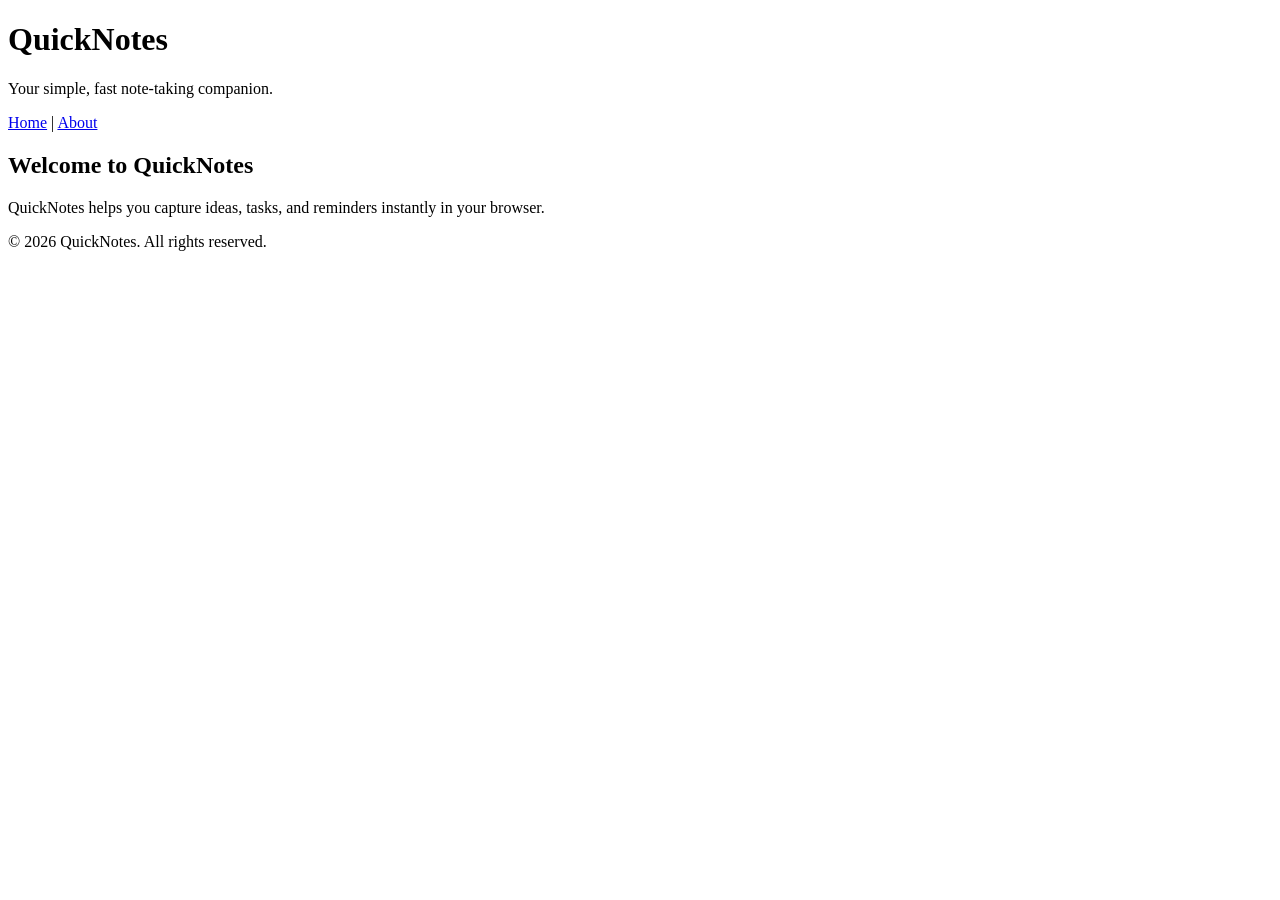
<file: index.html>
<!DOCTYPE html>
<html lang="en">
<head>
  <meta charset="UTF-8">
  <meta name="viewport" content="width=device-width, initial-scale=1.0">
  <title>QuickNotes - Home</title>
</head>
<body>

  <header>
    <h1>QuickNotes</h1>
    <p>Your simple, fast note-taking companion.</p>
    <nav>
      <a href="index.html">Home</a> |
      <a href="about.html">About</a>
    </nav>
  </header>

  <main>
    <h2>Welcome to QuickNotes</h2>
    <p>QuickNotes helps you capture ideas, tasks, and reminders instantly in your browser.</p>
  </main>

  <footer>
    <p>&copy; 2026 QuickNotes. All rights reserved.</p>
  </footer>

</body>
</html>
</file>
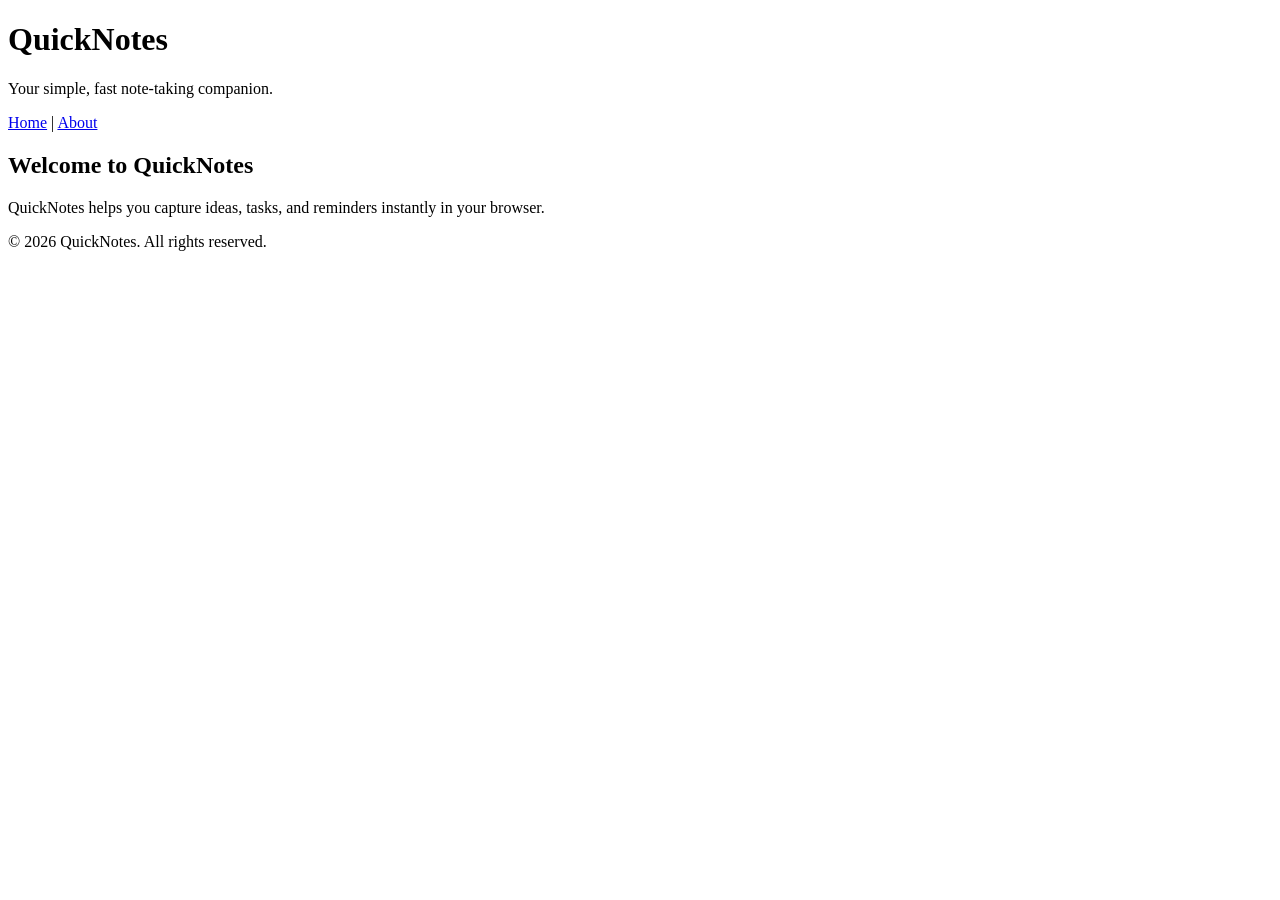
<file: day1/index.html>
<!DOCTYPE html>
<html lang="en">
<head>
  <meta charset="UTF-8">
  <meta name="viewport" content="width=device-width, initial-scale=1.0">
  <title>QuickNotes - Home</title>
</head>
<body>

  <header>
    <h1>QuickNotes</h1>
    <p>Your simple, fast note-taking companion.</p>
    <nav>
      <a href="index.html">Home</a> |
      <a href="about.html">About</a>
    </nav>
  </header>

  <main>
    <h2>Welcome to QuickNotes</h2>
    <p>QuickNotes helps you capture ideas, tasks, and reminders instantly in your browser.</p>
  </main>

  <footer>
    <p>&copy; 2026 QuickNotes. All rights reserved.</p>
  </footer>

</body>
</html>
</file>
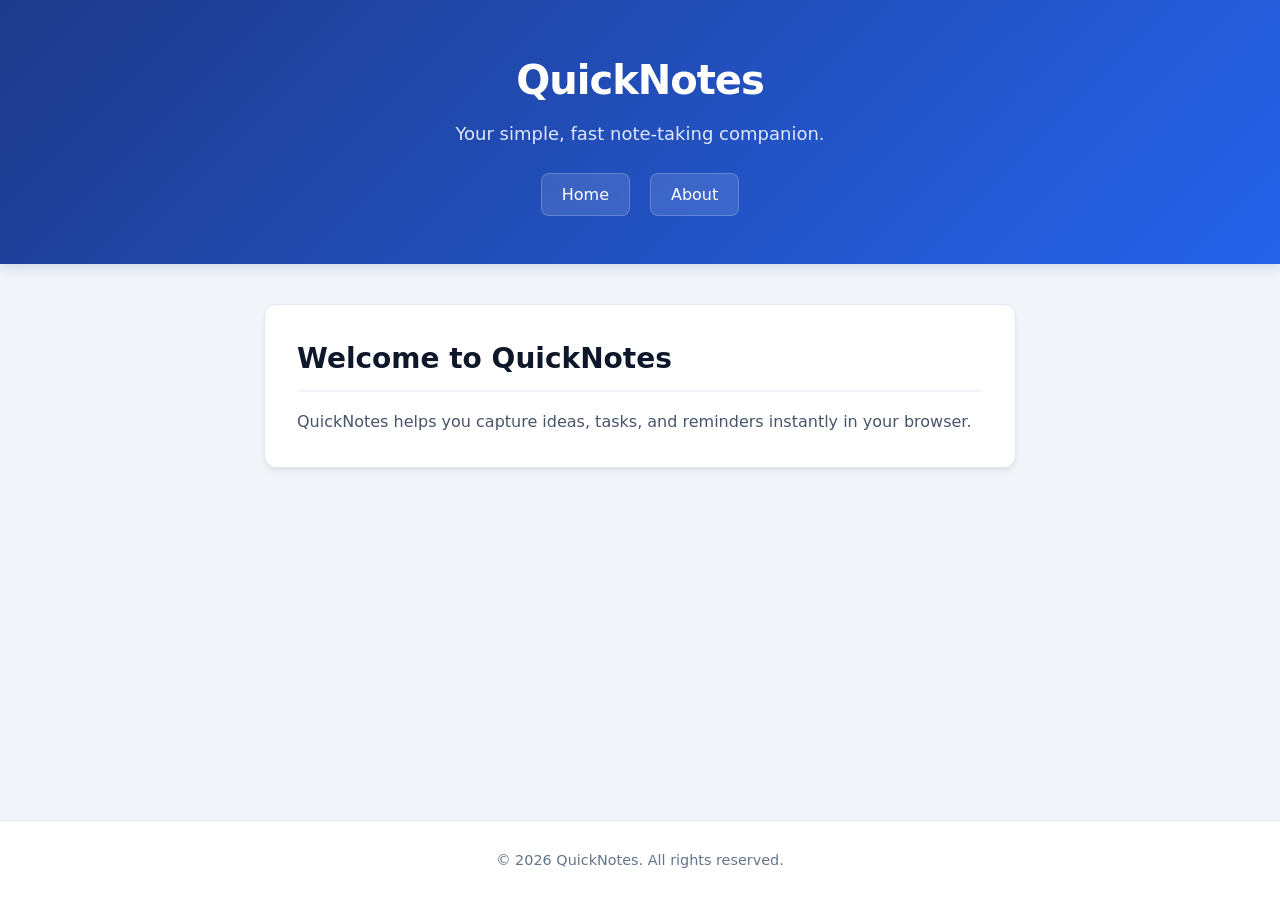
<file: day2/index.html>
<!DOCTYPE html>
<html lang="en">
<head>
  <meta charset="UTF-8">
  <meta name="viewport" content="width=device-width, initial-scale=1.0">
  <title>QuickNotes - Home</title>
  <link rel="stylesheet" href="style.css">
</head>
<body>

  <header>
    <h1>QuickNotes</h1>
    <p>Your simple, fast note-taking companion.</p>
    <nav>
      <a href="index.html">Home</a>
      <a href="about.html">About</a>
    </nav>
  </header>

  <main>
    <section>
      <h2>Welcome to QuickNotes</h2>
      <p>QuickNotes helps you capture ideas, tasks, and reminders instantly in your browser.</p>
    </section>
  </main>

  <footer>
    <p>&copy; 2026 QuickNotes. All rights reserved.</p>
  </footer>

</body>
</html>
</file>
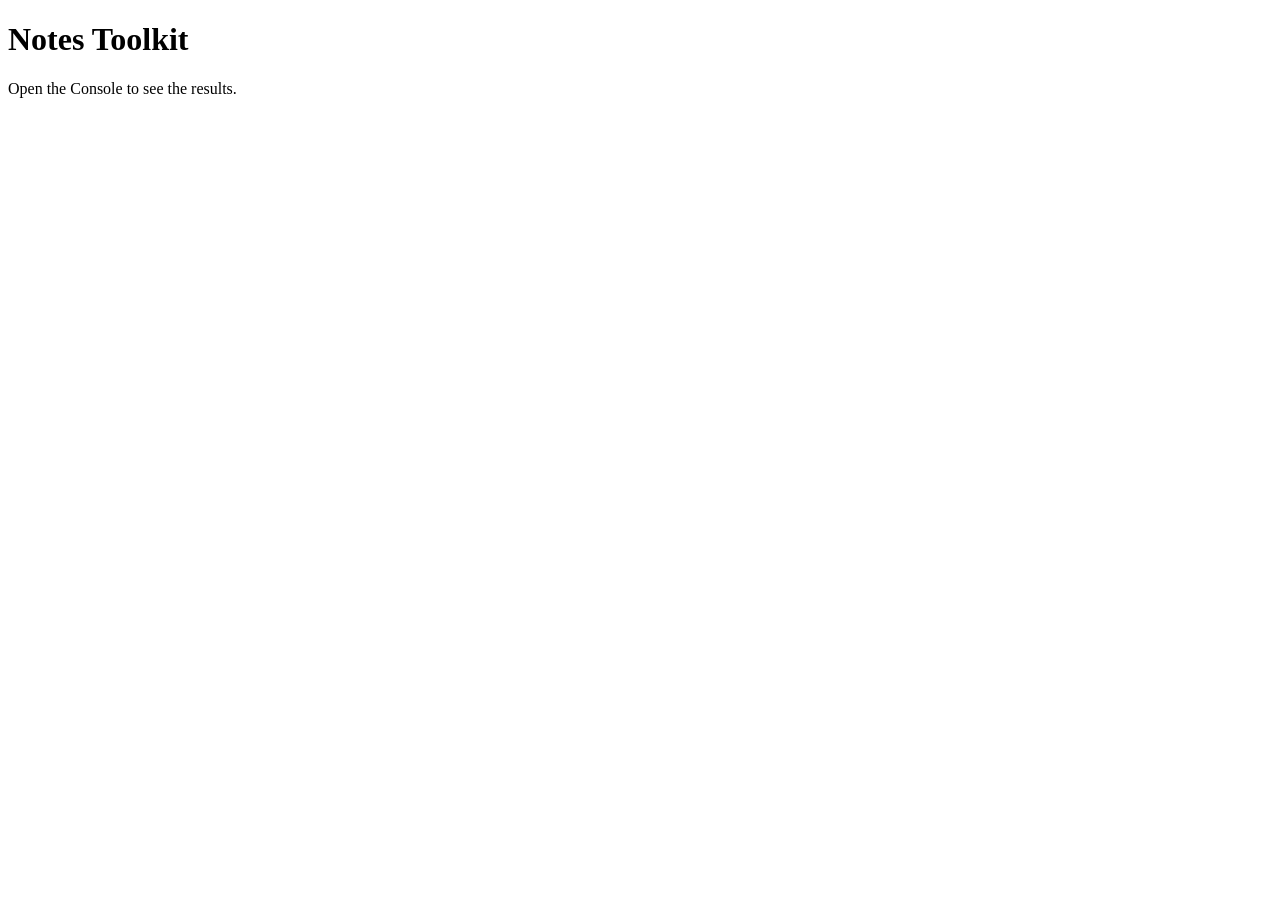
<file: day3/index.html>
<!DOCTYPE html>
<html lang="en">
<head>
  <meta charset="UTF-8">
  <meta name="viewport" content="width=device-width, initial-scale=1.0">
  <title>Notes Toolkit</title>
  <script src="script.js" defer></script>
</head>
<body>
  <h1>Notes Toolkit</h1>
  <p>Open the Console to see the results.</p>
</body>
</html>
</file>
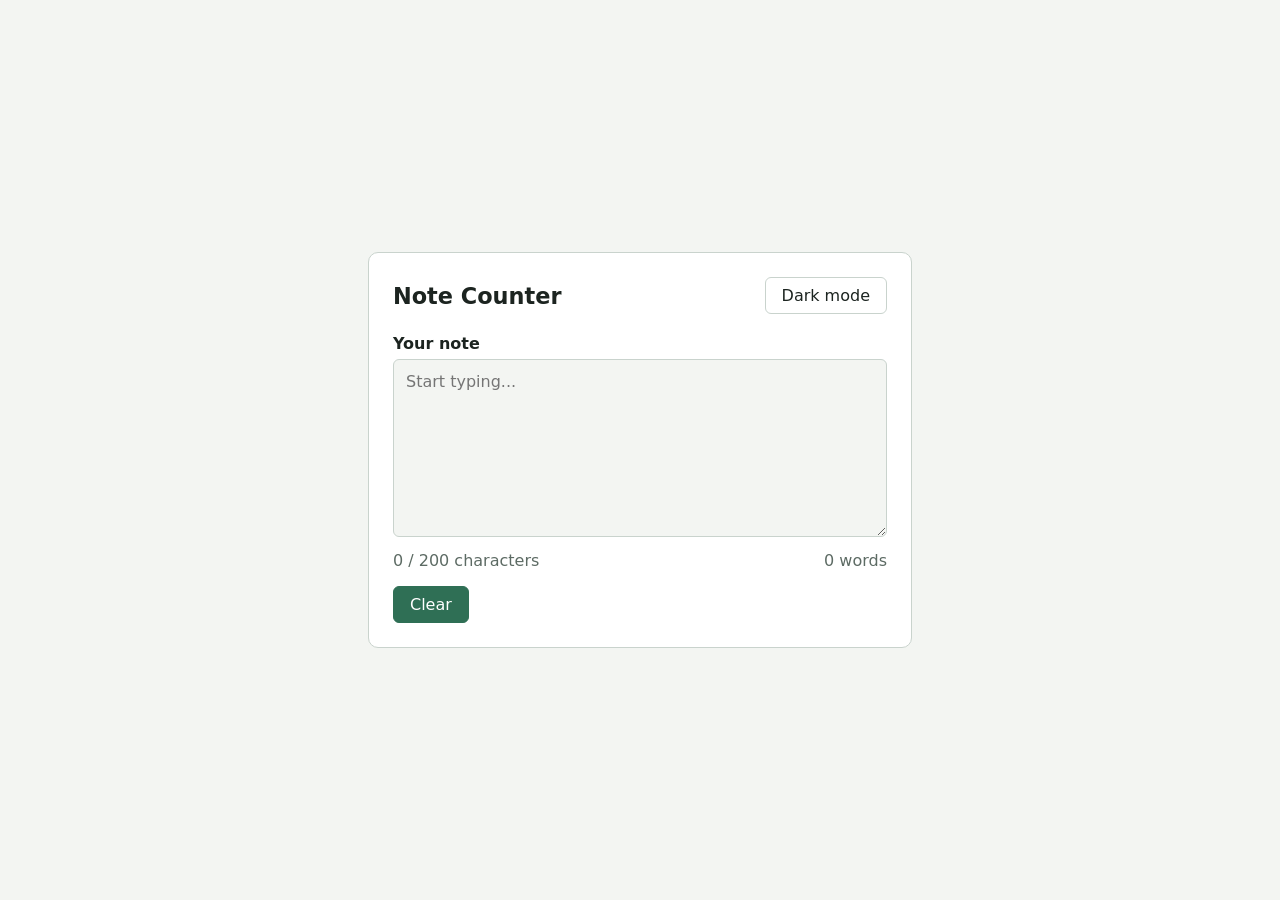
<file: day4/index.html>
<!DOCTYPE html>
<html lang="en">
<head>
  <meta charset="UTF-8">
  <meta name="viewport" content="width=device-width, initial-scale=1">
  <title>Note Counter</title>
  <link rel="stylesheet" href="style.css">
  <script src="script.js" defer></script>
</head>
<body>
  <main class="card">
    <header class="top">
      <h1>Note Counter</h1>
      <button id="theme-toggle" type="button">Dark mode</button>
    </header>

    <label for="note-text">Your note</label>
    <textarea id="note-text" rows="8" placeholder="Start typing..."></textarea>

    <div class="stats">
      <p id="char-count">0 / 200 characters</p>
      <p id="word-count">0 words</p>
    </div>

    <button id="clear-btn" type="button">Clear</button>
  </main>
</body>
</html>
</file>
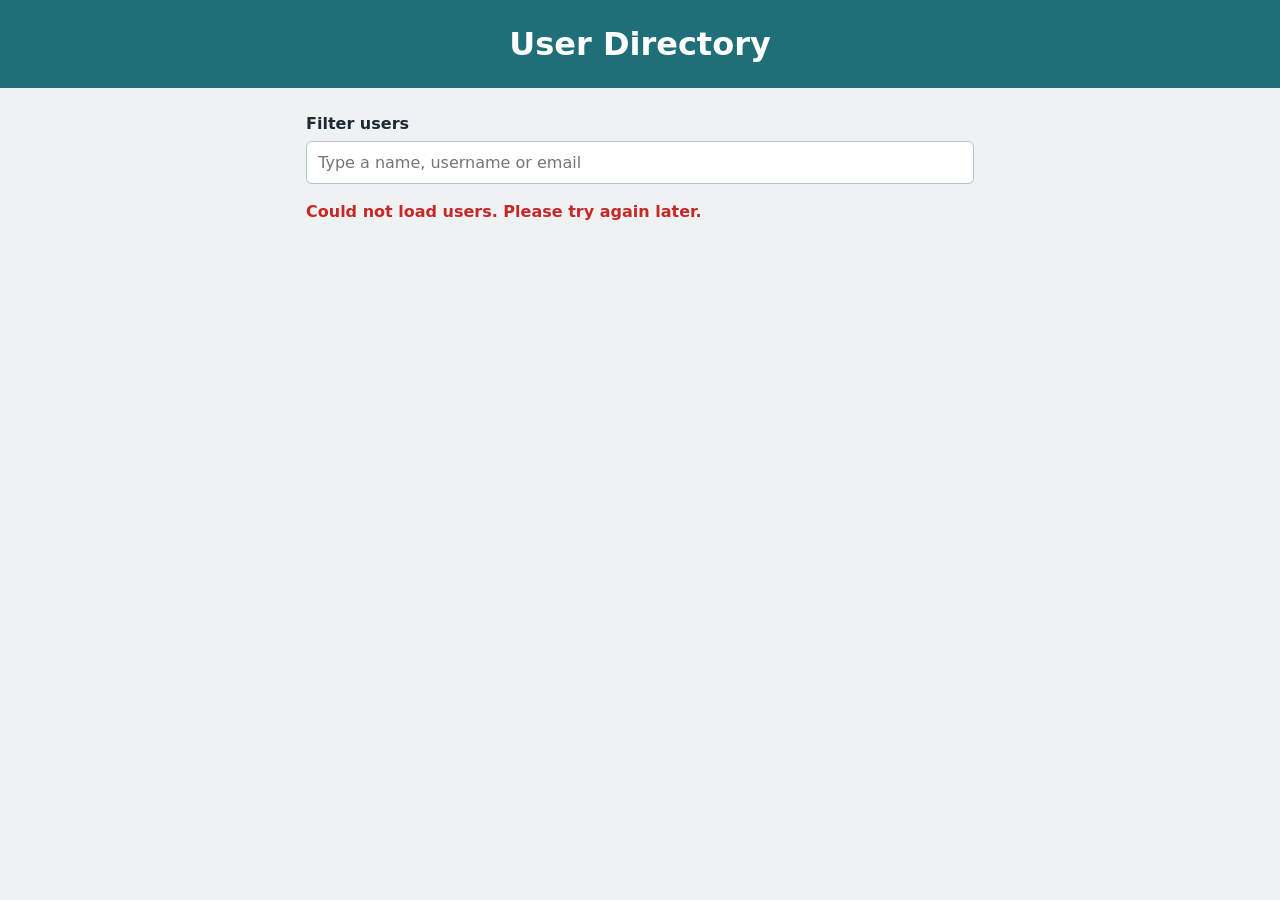
<file: day5/index.html>
<!DOCTYPE html>
<html lang="en">
<head>
  <meta charset="UTF-8">
  <meta name="viewport" content="width=device-width, initial-scale=1">
  <title>User Directory</title>
  <link rel="stylesheet" href="style.css">
  <script src="users.js" defer></script>
</head>
<body>
  <header>
    <h1>User Directory</h1>
  </header>

  <main>
    <section>
      <label for="filter-input">Filter users</label>
      <input type="search" id="filter-input" placeholder="Type a name, username or email" autocomplete="off">

      <p id="loading" hidden>Loading users...</p>
      <p id="error-message" role="alert"></p>

      <ul id="users-list"></ul>
    </section>
  </main>
</body>
</html>
</file>
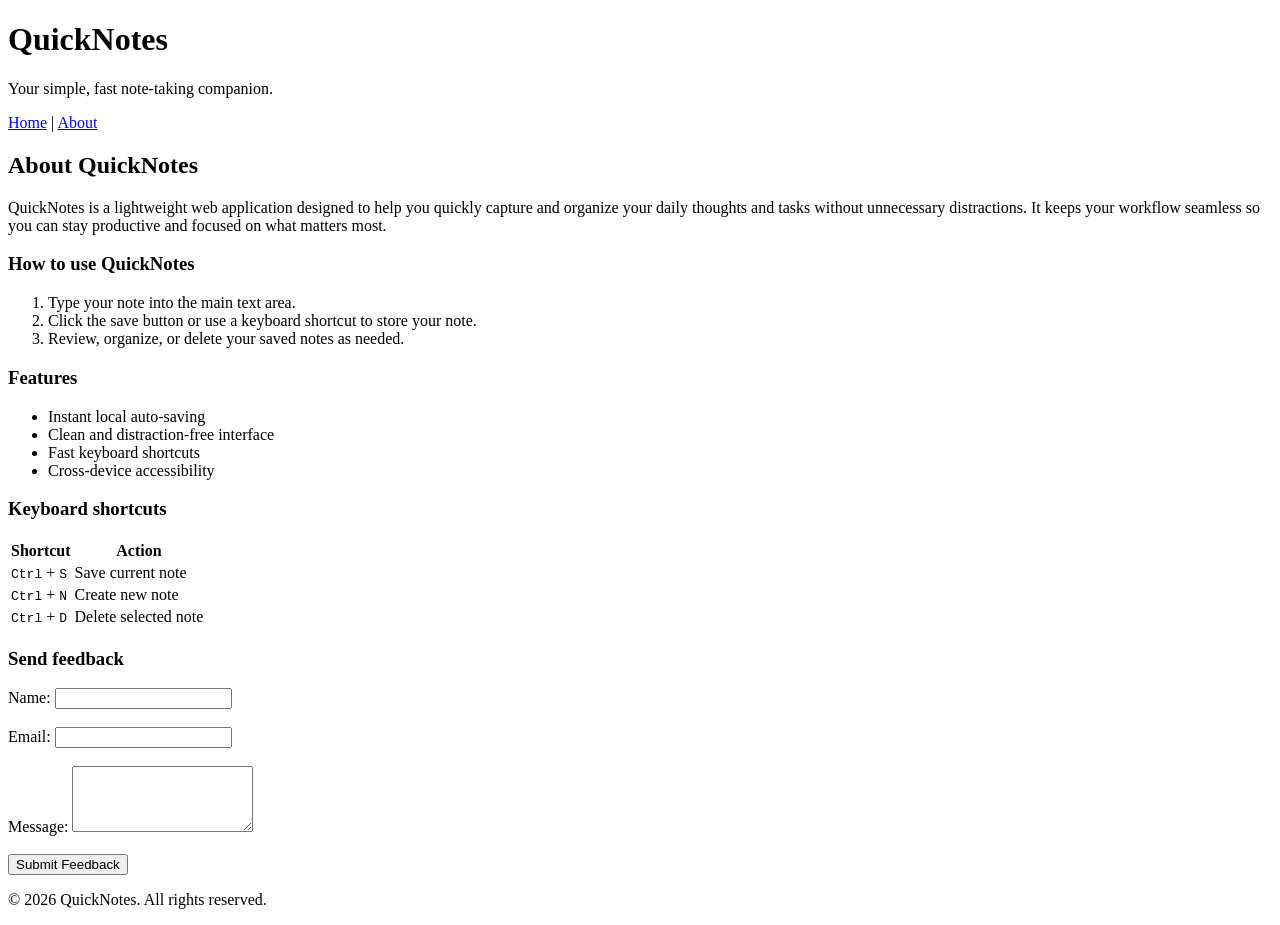
<file: about.html>
<!DOCTYPE html>
<html lang="en">
<head>
  <meta charset="UTF-8">
  <meta name="viewport" content="width=device-width, initial-scale=1.0">
  <title>QuickNotes - About</title>
</head>
<body>

  <header>
    <h1>QuickNotes</h1>
    <p>Your simple, fast note-taking companion.</p>
    <nav>
      <a href="index.html">Home</a> |
      <a href="about.html">About</a>
    </nav>
  </header>

  <main>
    <section>
      <h2>About QuickNotes</h2>
      <p>QuickNotes is a lightweight web application designed to help you quickly capture and organize your daily thoughts and tasks without unnecessary distractions. It keeps your workflow seamless so you can stay productive and focused on what matters most.</p>
    </section>

    <section>
      <h3>How to use QuickNotes</h3>
      <ol>
        <li>Type your note into the main text area.</li>
        <li>Click the save button or use a keyboard shortcut to store your note.</li>
        <li>Review, organize, or delete your saved notes as needed.</li>
      </ol>
    </section>

    <section>
      <h3>Features</h3>
      <ul>
        <li>Instant local auto-saving</li>
        <li>Clean and distraction-free interface</li>
        <li>Fast keyboard shortcuts</li>
        <li>Cross-device accessibility</li>
      </ul>
    </section>

    <section>
      <h3>Keyboard shortcuts</h3>
      <table>
        <thead>
          <tr>
            <th scope="col">Shortcut</th>
            <th scope="col">Action</th>
          </tr>
        </thead>
        <tbody>
          <tr>
            <td><kbd>Ctrl</kbd> + <kbd>S</kbd></td>
            <td>Save current note</td>
          </tr>
          <tr>
            <td><kbd>Ctrl</kbd> + <kbd>N</kbd></td>
            <td>Create new note</td>
          </tr>
          <tr>
            <td><kbd>Ctrl</kbd> + <kbd>D</kbd></td>
            <td>Delete selected note</td>
          </tr>
        </tbody>
      </table>
    </section>

    <section>
      <h3>Send feedback</h3>
      <form action="#" method="post">
        <div>
          <label for="user-name">Name:</label>
          <input type="text" id="user-name" name="name" required>
        </div>
        <br>
        <div>
          <label for="user-email">Email:</label>
          <input type="email" id="user-email" name="email" required>
        </div>
        <br>
        <div>
          <label for="feedback-message">Message:</label>
          <textarea id="feedback-message" name="message" rows="4" required></textarea>
        </div>
        <br>
        <button type="submit">Submit Feedback</button>
      </form>
    </section>
  </main>

  <footer>
    <p>&copy; 2026 QuickNotes. All rights reserved.</p>
  </footer>

</body>
</html>
</file>
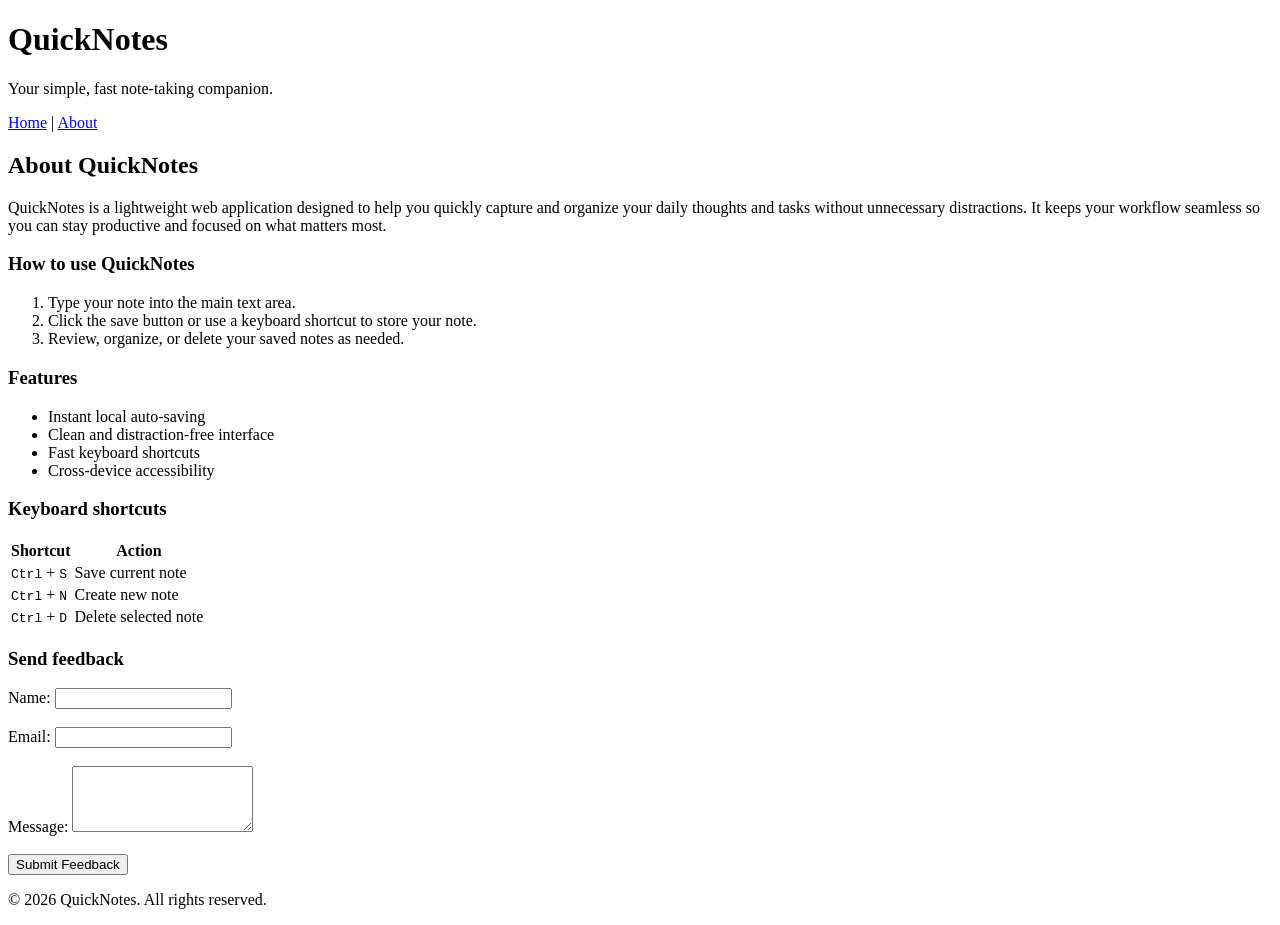
<file: day1/about.html>
<!DOCTYPE html>
<html lang="en">
<head>
  <meta charset="UTF-8">
  <meta name="viewport" content="width=device-width, initial-scale=1.0">
  <title>QuickNotes - About</title>
</head>
<body>

  <header>
    <h1>QuickNotes</h1>
    <p>Your simple, fast note-taking companion.</p>
    <nav>
      <a href="index.html">Home</a> |
      <a href="about.html">About</a>
    </nav>
  </header>

  <main>
    <section>
      <h2>About QuickNotes</h2>
      <p>QuickNotes is a lightweight web application designed to help you quickly capture and organize your daily thoughts and tasks without unnecessary distractions. It keeps your workflow seamless so you can stay productive and focused on what matters most.</p>
    </section>

    <section>
      <h3>How to use QuickNotes</h3>
      <ol>
        <li>Type your note into the main text area.</li>
        <li>Click the save button or use a keyboard shortcut to store your note.</li>
        <li>Review, organize, or delete your saved notes as needed.</li>
      </ol>
    </section>

    <section>
      <h3>Features</h3>
      <ul>
        <li>Instant local auto-saving</li>
        <li>Clean and distraction-free interface</li>
        <li>Fast keyboard shortcuts</li>
        <li>Cross-device accessibility</li>
      </ul>
    </section>

    <section>
      <h3>Keyboard shortcuts</h3>
      <table>
        <thead>
          <tr>
            <th scope="col">Shortcut</th>
            <th scope="col">Action</th>
          </tr>
        </thead>
        <tbody>
          <tr>
            <td><kbd>Ctrl</kbd> + <kbd>S</kbd></td>
            <td>Save current note</td>
          </tr>
          <tr>
            <td><kbd>Ctrl</kbd> + <kbd>N</kbd></td>
            <td>Create new note</td>
          </tr>
          <tr>
            <td><kbd>Ctrl</kbd> + <kbd>D</kbd></td>
            <td>Delete selected note</td>
          </tr>
        </tbody>
      </table>
    </section>

    <section>
      <h3>Send feedback</h3>
      <form action="#" method="post">
        <div>
          <label for="user-name">Name:</label>
          <input type="text" id="user-name" name="name" required>
        </div>
        <br>
        <div>
          <label for="user-email">Email:</label>
          <input type="email" id="user-email" name="email" required>
        </div>
        <br>
        <div>
          <label for="feedback-message">Message:</label>
          <textarea id="feedback-message" name="message" rows="4" required></textarea>
        </div>
        <br>
        <button type="submit">Submit Feedback</button>
      </form>
    </section>
  </main>

  <footer>
    <p>&copy; 2026 QuickNotes. All rights reserved.</p>
  </footer>

</body>
</html>
</file>
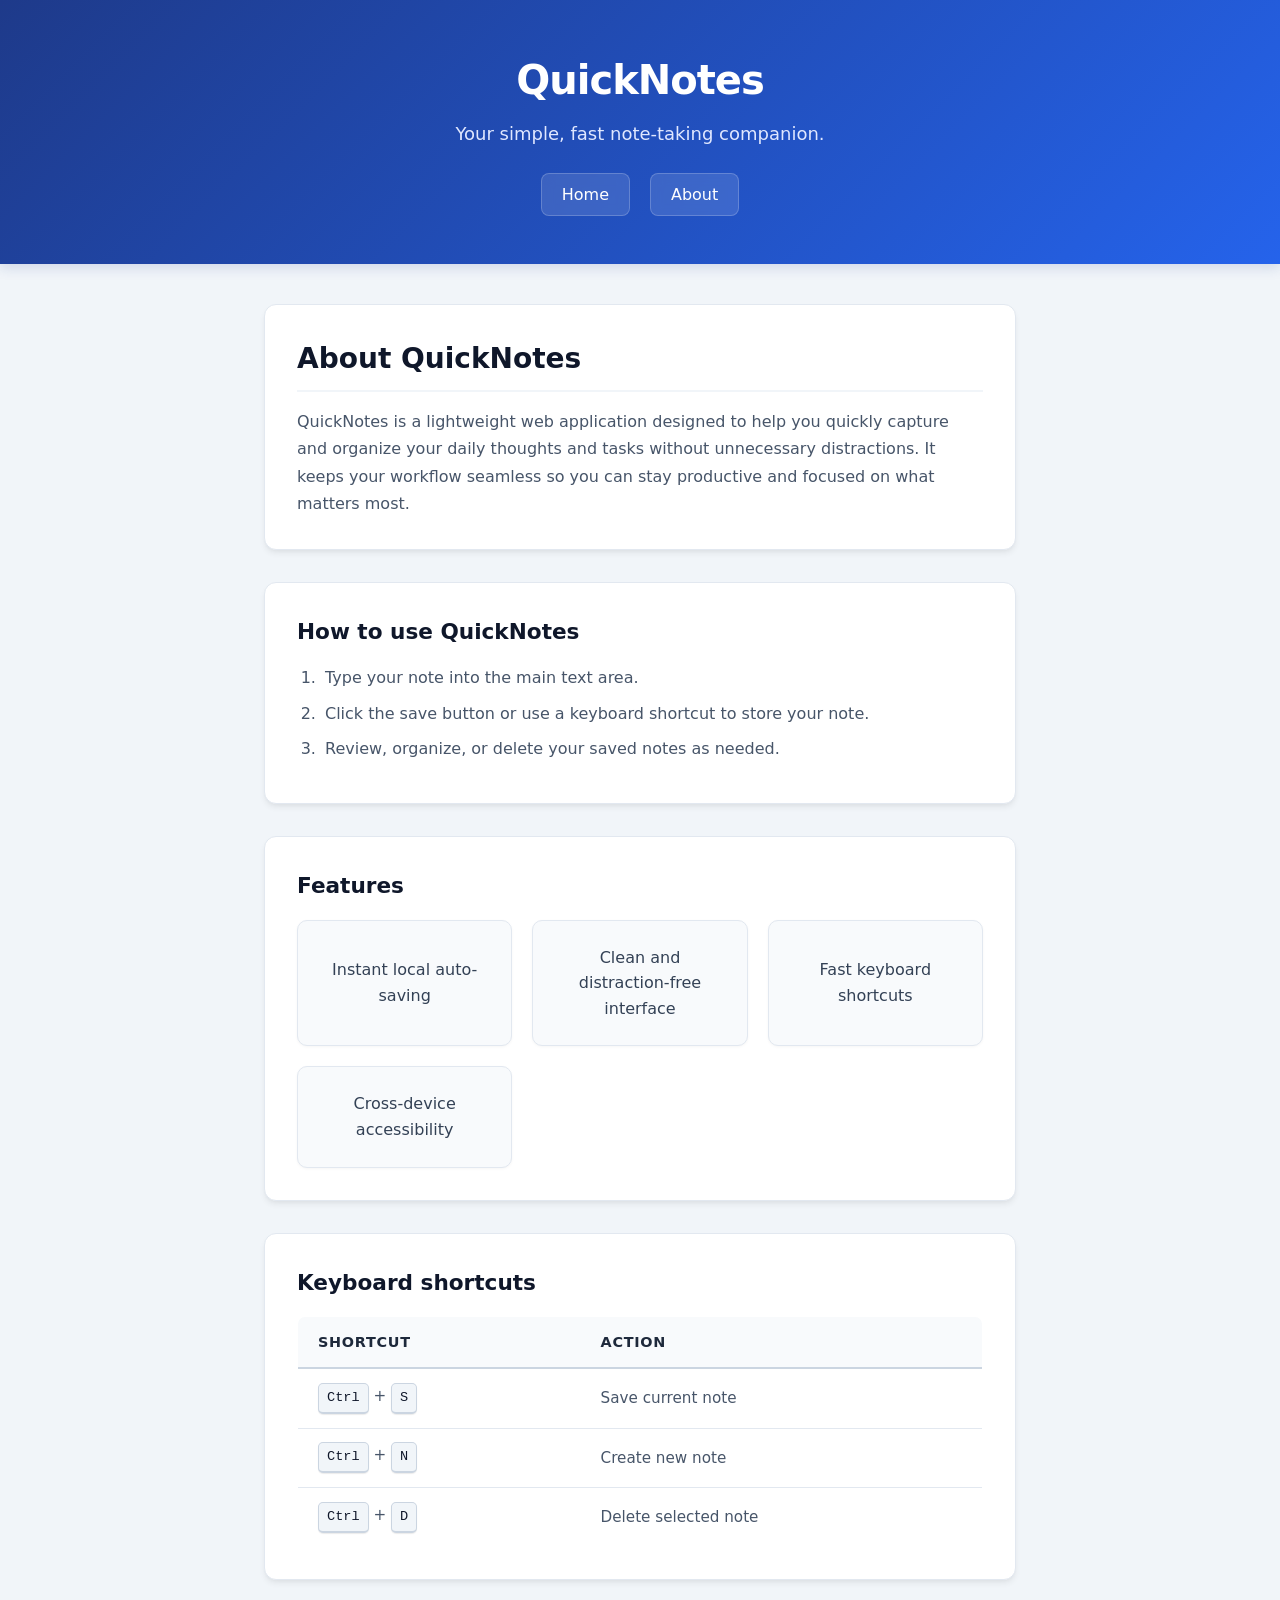
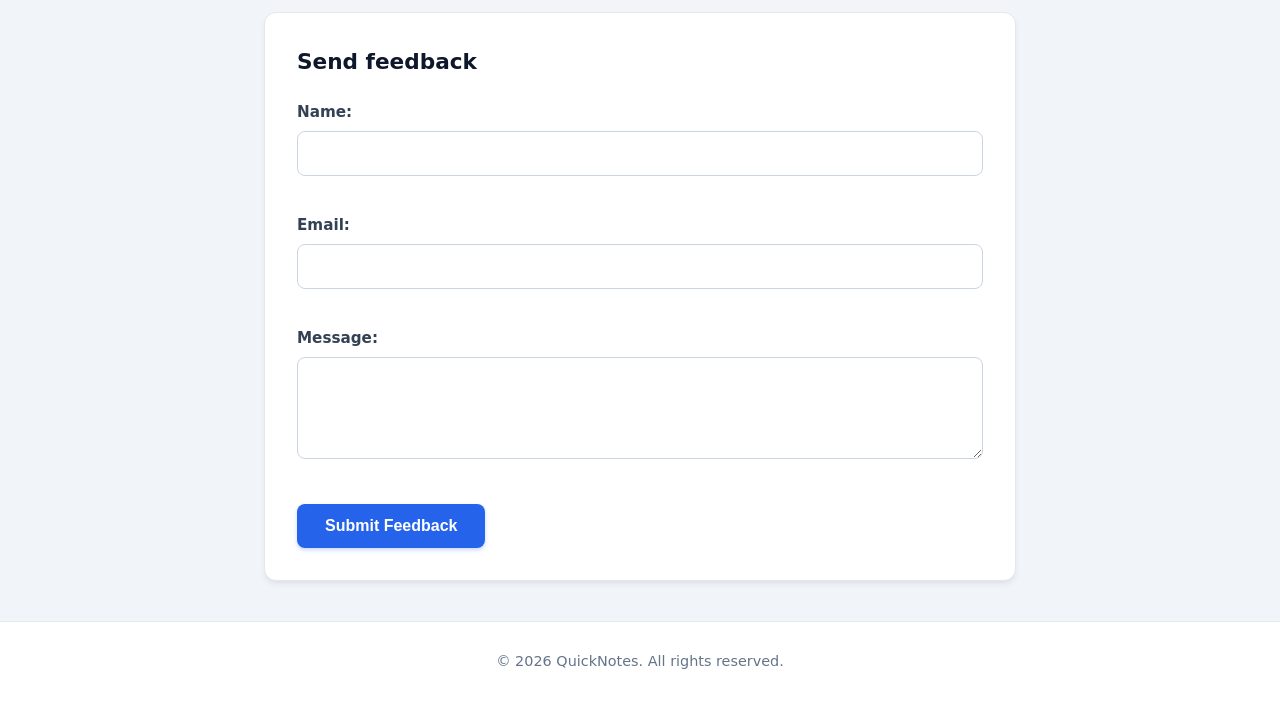
<file: day2/about.html>
<!DOCTYPE html>
<html lang="en">
<head>
  <meta charset="UTF-8">
  <meta name="viewport" content="width=device-width, initial-scale=1.0">
  <title>QuickNotes - About</title>
  <link rel="stylesheet" href="style.css">
</head>
<body>

  <header>
    <h1>QuickNotes</h1>
    <p>Your simple, fast note-taking companion.</p>
    <nav>
      <a href="index.html">Home</a>
      <a href="about.html">About</a>
    </nav>
  </header>

  <main>
    <section>
      <h2>About QuickNotes</h2>
      <p>QuickNotes is a lightweight web application designed to help you quickly capture and organize your daily thoughts and tasks without unnecessary distractions. It keeps your workflow seamless so you can stay productive and focused on what matters most.</p>
    </section>

    <section>
      <h3>How to use QuickNotes</h3>
      <ol>
        <li>Type your note into the main text area.</li>
        <li>Click the save button or use a keyboard shortcut to store your note.</li>
        <li>Review, organize, or delete your saved notes as needed.</li>
      </ol>
    </section>

    <section>
      <h3>Features</h3>
      <ul class="features-list">
        <li>Instant local auto-saving</li>
        <li>Clean and distraction-free interface</li>
        <li>Fast keyboard shortcuts</li>
        <li>Cross-device accessibility</li>
      </ul>
    </section>

    <section>
      <h3>Keyboard shortcuts</h3>
      <table>
        <thead>
          <tr>
            <th scope="col">Shortcut</th>
            <th scope="col">Action</th>
          </tr>
        </thead>
        <tbody>
          <tr>
            <td><kbd>Ctrl</kbd> + <kbd>S</kbd></td>
            <td>Save current note</td>
          </tr>
          <tr>
            <td><kbd>Ctrl</kbd> + <kbd>N</kbd></td>
            <td>Create new note</td>
          </tr>
          <tr>
            <td><kbd>Ctrl</kbd> + <kbd>D</kbd></td>
            <td>Delete selected note</td>
          </tr>
        </tbody>
      </table>
    </section>

    <section>
      <h3>Send feedback</h3>
      <form action="#" method="post">
        <div>
          <label for="user-name">Name:</label>
          <input type="text" id="user-name" name="name" required>
        </div>
        <br>
        <div>
          <label for="user-email">Email:</label>
          <input type="email" id="user-email" name="email" required>
        </div>
        <br>
        <div>
          <label for="feedback-message">Message:</label>
          <textarea id="feedback-message" name="message" rows="4" required></textarea>
        </div>
        <br>
        <button type="submit">Submit Feedback</button>
      </form>
    </section>
  </main>

  <footer>
    <p>&copy; 2026 QuickNotes. All rights reserved.</p>
  </footer>

</body>
</html>
</file>
<file: day2/style.css>
/* ==========================================================================
   Reset & Base Body Styles
   ========================================================================== */
* {
  margin: 0;
  padding: 0;
  box-sizing: border-box;
}

body {
  font-family: system-ui, -apple-system, BlinkMacSystemFont, "Segoe UI", Roboto, "Helvetica Neue", Arial, sans-serif;
  line-height: 1.6;
  color: #1e293b;
  background-color: #f1f5f9;
  min-height: 100vh;
  display: flex;
  flex-direction: column;
}

/* ==========================================================================
   Header Styles
   ========================================================================== */
header {
  background: linear-gradient(135deg, #1e3a8a 0%, #2563eb 100%);
  color: #ffffff;
  text-align: center;
  padding: 3rem 1.5rem;
  box-shadow: 0 4px 12px rgba(30, 58, 138, 0.15);
}

header h1 {
  font-size: 2.5rem;
  font-weight: 700;
  letter-spacing: -0.025em;
  margin-bottom: 0.5rem;
}

header p {
  font-size: 1.125rem;
  color: #e0e7ff;
  max-width: 600px;
  margin: 0 auto;
}

/* ==========================================================================
   Navigation Bar (Flexbox) & Hover Effects
   ========================================================================== */
nav {
  display: flex;
  justify-content: center;
  align-items: center;
  gap: 1.25rem;
  margin-top: 1.5rem;
}

nav a {
  color: #ffffff;
  text-decoration: none;
  font-weight: 500;
  font-size: 1rem;
  padding: 0.5rem 1.25rem;
  border-radius: 8px;
  background-color: rgba(255, 255, 255, 0.12);
  backdrop-filter: blur(6px);
  border: 1px solid rgba(255, 255, 255, 0.2);
  transition: background-color 0.25s ease, transform 0.2s ease, box-shadow 0.25s ease, color 0.25s ease;
}

nav a:hover {
  background-color: #ffffff;
  color: #1e3a8a;
  transform: translateY(-2px);
  box-shadow: 0 4px 12px rgba(0, 0, 0, 0.15);
}

nav a:active {
  transform: translateY(0);
}

/* ==========================================================================
   Main Layout & Section Cards
   ========================================================================== */
main {
  width: 100%;
  max-width: 800px;
  margin-left: auto;
  margin-right: auto;
  padding: 2.5rem 1.5rem;
  flex: 1;
}

section {
  background-color: #ffffff;
  border-radius: 12px;
  padding: 2rem;
  margin-bottom: 2rem;
  box-shadow: 0 4px 6px -1px rgba(0, 0, 0, 0.07), 0 2px 4px -2px rgba(0, 0, 0, 0.04);
  border: 1px solid #e2e8f0;
}

section:last-child {
  margin-bottom: 0;
}

section h2 {
  font-size: 1.75rem;
  color: #0f172a;
  margin-bottom: 1rem;
  font-weight: 700;
  border-bottom: 2px solid #f1f5f9;
  padding-bottom: 0.5rem;
}

section h3 {
  font-size: 1.35rem;
  color: #0f172a;
  margin-bottom: 1rem;
  font-weight: 600;
}

section p {
  color: #475569;
  font-size: 1rem;
  line-height: 1.7;
}

section ol {
  padding-left: 1.5rem;
  color: #475569;
}

section ol li {
  margin-bottom: 0.6rem;
  padding-left: 0.25rem;
}

/* ==========================================================================
   Features List Grid of Cards
   ========================================================================== */
.features-list,
section ul {
  display: grid;
  grid-template-columns: repeat(auto-fit, minmax(180px, 1fr));
  gap: 1.25rem;
  list-style: none;
  padding: 0;
  margin-top: 1rem;
}

.features-list li,
section ul li {
  background-color: #f8fafc;
  border: 1px solid #e2e8f0;
  border-radius: 10px;
  padding: 1.5rem 1.25rem;
  font-weight: 500;
  color: #334155;
  text-align: center;
  box-shadow: 0 1px 3px rgba(0, 0, 0, 0.04);
  display: flex;
  align-items: center;
  justify-content: center;
  transition: transform 0.25s ease, box-shadow 0.25s ease, border-color 0.25s ease;
}

.features-list li:hover,
section ul li:hover {
  transform: translateY(-4px);
  box-shadow: 0 8px 16px -4px rgba(0, 0, 0, 0.1);
  border-color: #cbd5e1;
}

/* ==========================================================================
   Table Styles
   ========================================================================== */
table {
  width: 100%;
  border-collapse: collapse;
  margin-top: 1rem;
  border-radius: 8px;
  overflow: hidden;
  border: 1px solid #e2e8f0;
}

th, td {
  padding: 0.85rem 1.25rem;
  text-align: left;
}

th {
  background-color: #f8fafc;
  color: #1e293b;
  font-weight: 600;
  font-size: 0.9rem;
  text-transform: uppercase;
  letter-spacing: 0.05em;
  border-bottom: 2px solid #cbd5e1;
}

td {
  border-bottom: 1px solid #e2e8f0;
  color: #475569;
  font-size: 0.95rem;
}

tbody tr:last-child td {
  border-bottom: none;
}

tbody tr {
  transition: background-color 0.2s ease;
}

tbody tr:hover {
  background-color: #f8fafc;
}

kbd {
  display: inline-block;
  padding: 0.2rem 0.5rem;
  font-family: ui-monospace, SFMono-Regular, Menlo, Monaco, Consolas, monospace;
  font-size: 0.85rem;
  color: #0f172a;
  background-color: #f1f5f9;
  border: 1px solid #cbd5e1;
  border-bottom-width: 2px;
  border-radius: 5px;
  box-shadow: 0 1px 1px rgba(0, 0, 0, 0.08);
}

/* ==========================================================================
   Feedback Form Styles & Button Hover Effects
   ========================================================================== */
form {
  margin-top: 1.25rem;
}

form > div {
  margin-bottom: 0.75rem;
}

form label {
  display: block;
  font-weight: 600;
  color: #334155;
  margin-bottom: 0.4rem;
  font-size: 0.95rem;
}

form input[type="text"],
form input[type="email"],
form textarea {
  width: 100%;
  padding: 0.75rem 1rem;
  border: 1.5px solid #cbd5e1;
  border-radius: 8px;
  font-size: 1rem;
  font-family: inherit;
  color: #1e293b;
  background-color: #ffffff;
  transition: border-color 0.2s ease, box-shadow 0.2s ease;
}

form input[type="text"]:focus,
form input[type="email"]:focus,
form textarea:focus {
  outline: none;
  border-color: #2563eb;
  box-shadow: 0 0 0 3px rgba(37, 99, 235, 0.15);
}

form textarea {
  resize: vertical;
  min-height: 100px;
}

button[type="submit"],
button {
  background-color: #2563eb;
  color: #ffffff;
  border: none;
  padding: 0.8rem 1.75rem;
  font-size: 1rem;
  font-weight: 600;
  border-radius: 8px;
  cursor: pointer;
  box-shadow: 0 2px 4px rgba(37, 99, 235, 0.25);
  transition: background-color 0.2s ease, transform 0.15s ease, box-shadow 0.2s ease;
}

button[type="submit"]:hover,
button:hover {
  background-color: #1d4ed8;
  transform: translateY(-2px);
  box-shadow: 0 6px 14px rgba(37, 99, 235, 0.35);
}

button[type="submit"]:active,
button:active {
  transform: translateY(0);
  box-shadow: 0 2px 4px rgba(37, 99, 235, 0.2);
}

/* ==========================================================================
   Footer Styles
   ========================================================================== */
footer {
  text-align: center;
  padding: 1.75rem 1.5rem;
  color: #64748b;
  font-size: 0.9rem;
  border-top: 1px solid #e2e8f0;
  background-color: #ffffff;
  margin-top: auto;
}

/* ==========================================================================
   Media Query (Small Screens / Mobile)
   ========================================================================== */
@media (max-width: 600px) {
  header {
    padding: 1.75rem 1rem;
  }

  header h1 {
    font-size: 1.75rem;
  }

  header p {
    font-size: 0.95rem;
  }

  main {
    padding: 1.25rem 1rem;
  }

  section {
    padding: 1.25rem;
    margin-bottom: 1.25rem;
  }

  section h2 {
    font-size: 1.4rem;
  }

  section h3 {
    font-size: 1.15rem;
  }

  nav {
    gap: 0.75rem;
  }

  nav a {
    padding: 0.45rem 1rem;
    font-size: 0.9rem;
  }
}
</file>
<file: day4/style.css>
:root {
  --bg: #f3f5f2;
  --surface: #ffffff;
  --text: #1c2420;
  --muted: #5d6b64;
  --border: #c9d3cd;
  --accent: #2f6f55;
  --accent-text: #ffffff;
  --warning: #d97706;
  --danger: #c62828;
}

body.dark {
  --bg: #121815;
  --surface: #1b2420;
  --text: #e8efeb;
  --muted: #9baba2;
  --border: #33423b;
  --accent: #6fcf9f;
  --accent-text: #0f1a15;
  --warning: #ffa94d;
  --danger: #ff6b6b;
}

* { box-sizing: border-box; }

body {
  margin: 0;
  min-height: 100vh;
  display: grid;
  place-items: center;
  padding: 1rem;
  font-family: system-ui, -apple-system, "Segoe UI", sans-serif;
  background: var(--bg);
  color: var(--text);
  transition: background 0.2s, color 0.2s;
}

.card {
  width: 100%;
  max-width: 34rem;
  padding: 1.5rem;
  background: var(--surface);
  border: 1px solid var(--border);
  border-radius: 10px;
}

.top {
  display: flex;
  justify-content: space-between;
  align-items: center;
  margin-bottom: 1.25rem;
}

h1 { margin: 0; font-size: 1.4rem; }

label { display: block; margin-bottom: 0.4rem; font-weight: 600; }

textarea {
  width: 100%;
  padding: 0.75rem;
  font: inherit;
  color: var(--text);
  background: var(--bg);
  border: 1px solid var(--border);
  border-radius: 6px;
  resize: vertical;
}

textarea:focus-visible,
button:focus-visible {
  outline: 2px solid var(--accent);
  outline-offset: 2px;
}

.stats {
  display: flex;
  justify-content: space-between;
  margin: 0.6rem 0 1rem;
  color: var(--muted);
}

.stats p { margin: 0; }

button {
  padding: 0.5rem 1rem;
  font: inherit;
  cursor: pointer;
  color: var(--text);
  background: transparent;
  border: 1px solid var(--border);
  border-radius: 6px;
}

#clear-btn {
  color: var(--accent-text);
  background: var(--accent);
  border-color: var(--accent);
}

button:hover { filter: brightness(1.08); }

.warning { color: var(--warning); }
.over { color: var(--danger); font-weight: bold; }
</file>
<file: day5/style.css>
*, *::before, *::after { box-sizing: border-box; }

body {
  margin: 0;
  font-family: system-ui, -apple-system, "Segoe UI", sans-serif;
  line-height: 1.5;
  color: #1f2933;
  background: #eef2f3;
}

header {
  padding: 1.25rem 1rem;
  text-align: center;
  color: #fff;
  background: #1f6f78;
}

header h1 { margin: 0; }

main {
  max-width: 700px;
  margin: 1.5rem auto;
  padding: 0 1rem;
}

label { display: block; margin-bottom: 0.3rem; font-weight: 600; }

input {
  width: 100%;
  padding: 0.55rem 0.7rem;
  font: inherit;
  border: 1px solid #b6c2cb;
  border-radius: 6px;
}

#error-message { color: #c62828; font-weight: 600; }

#users-list { margin: 1rem 0 0; padding: 0; list-style: none; }

.user-card {
  margin-bottom: 0.75rem;
  padding: 0.75rem 1rem;
  background: #fff;
  border: 1px solid #d9e2e7;
  border-left: 6px solid #1f6f78;
  border-radius: 8px;
}

.user-card h2 { margin: 0 0 0.25rem; font-size: 1.1rem; }
.user-card p { margin: 0; color: #52606d; }

.no-results { padding: 0.75rem 0; color: #52606d; }
</file>
